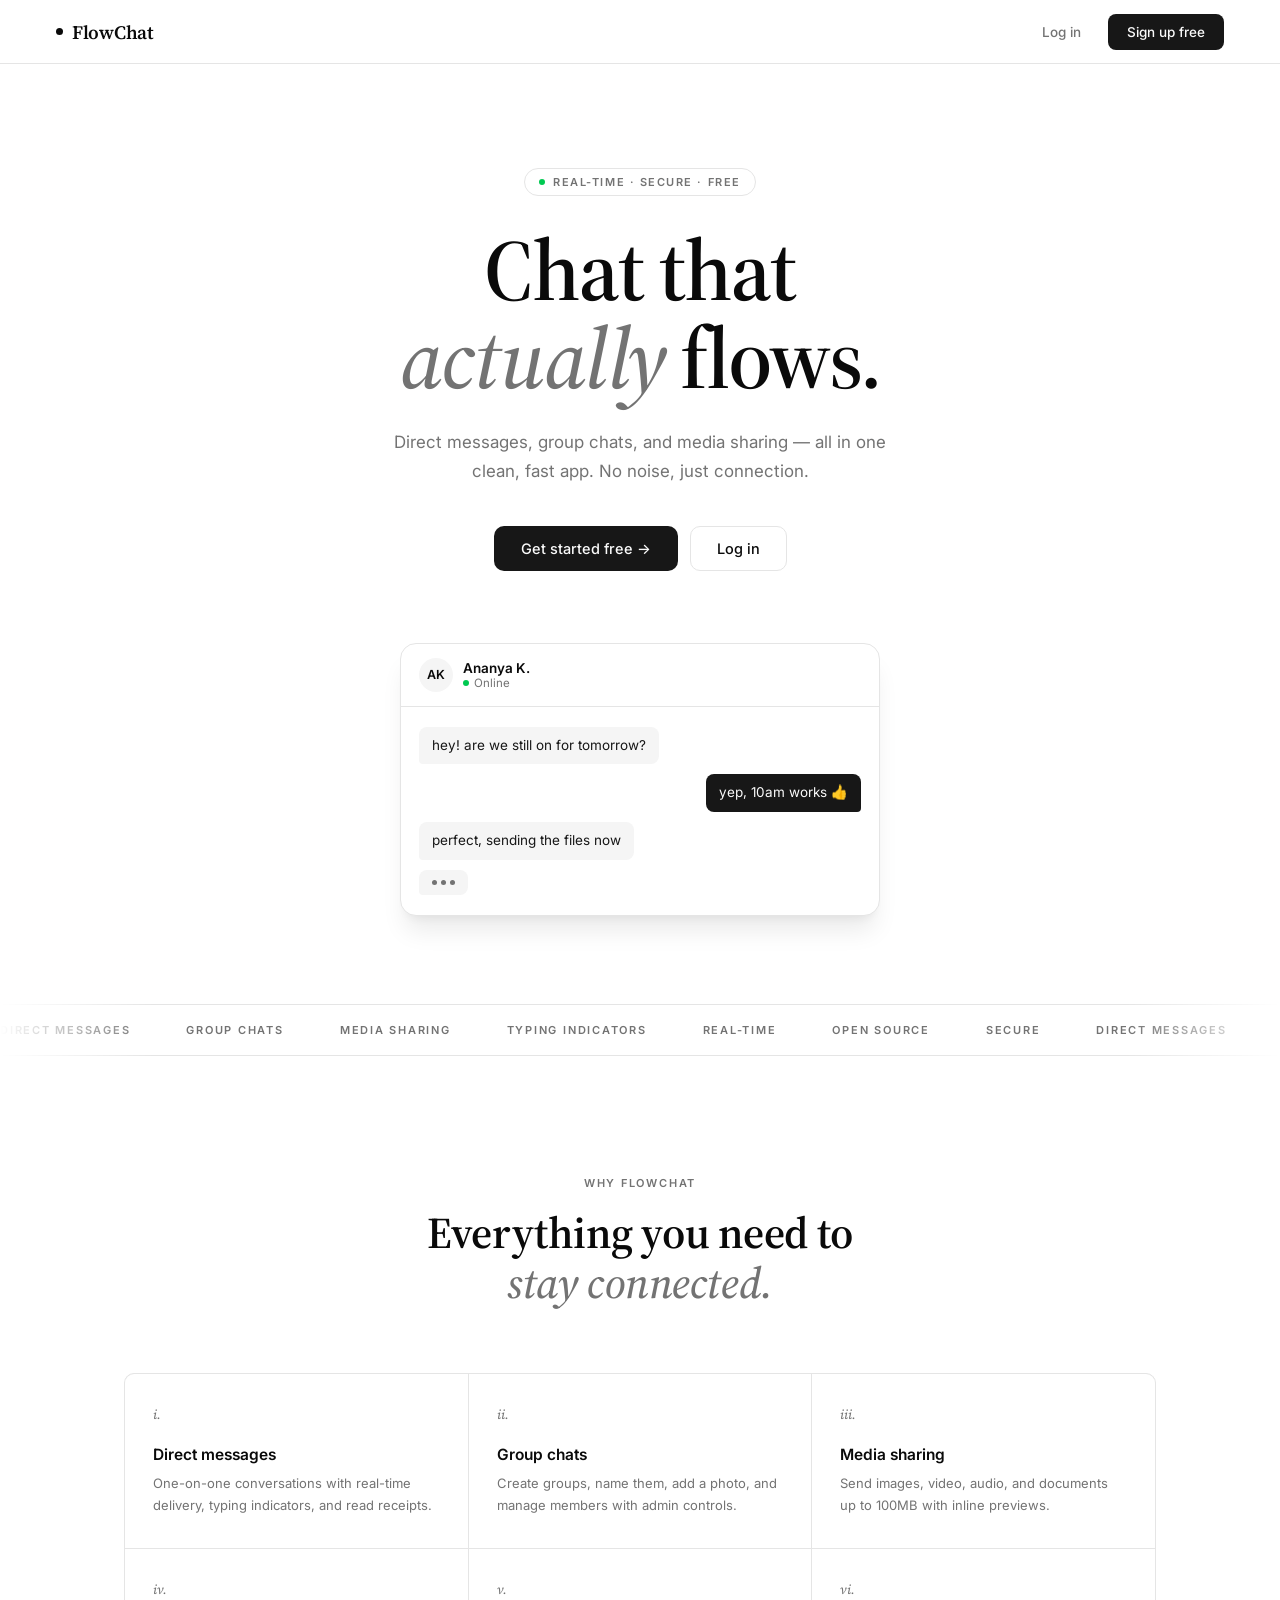
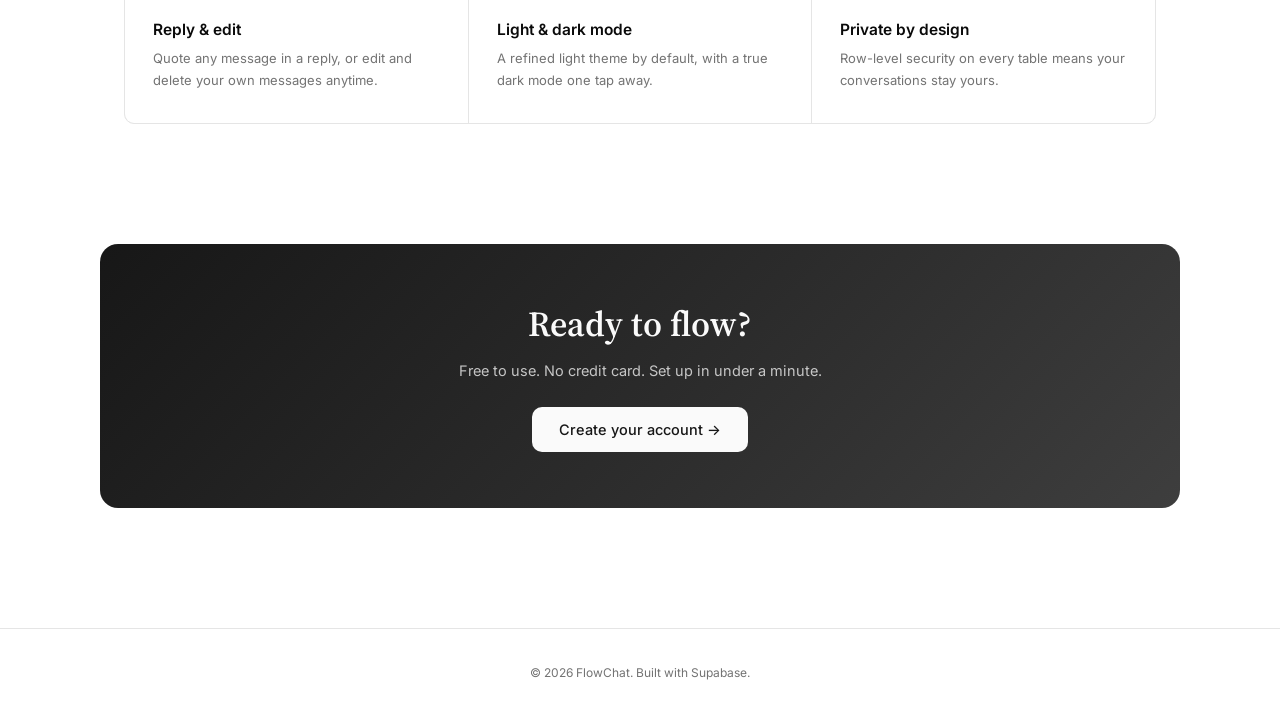
<file: index.html>
<!DOCTYPE html>
<html lang="en">
<head>
<meta charset="UTF-8">
<meta name="viewport" content="width=device-width, initial-scale=1.0">
<title>FlowChat — Messaging, Reimagined</title>
<link rel="preconnect" href="https://fonts.googleapis.com">
<link href="https://fonts.googleapis.com/css2?family=Inter:ital,wght@0,300;0,400;0,500;0,600;0,700;0,800;1,400&family=Source+Serif+4:ital,wght@0,500;0,600;1,500&display=swap" rel="stylesheet">
<link rel="stylesheet" href="assets/tokens.css">
<style>
  body { overflow-x: hidden; }

  /* ── NAV ── */
  nav {
    position: fixed; top: 0; left: 0; right: 0; z-index: 100;
    display: flex; align-items: center; justify-content: space-between;
    padding: 0 clamp(20px, 5vw, 56px); height: 64px;
    background: color-mix(in oklab, var(--background) 78%, transparent);
    backdrop-filter: blur(16px);
    border-bottom: 1px solid var(--border);
  }
  .nav-logo {
    font-family: 'Source Serif 4', serif;
    font-size: 19px; font-weight: 600; letter-spacing: -0.3px;
    display: flex; align-items: center; gap: 9px;
  }
  .nav-logo .dot { width: 7px; height: 7px; border-radius: 50%; background: var(--foreground); }
  .nav-cta { display: flex; gap: 8px; align-items: center; }

  .btn {
    padding: 9px 18px;
    border-radius: calc(var(--radius) - 2px);
    cursor: pointer;
    font-weight: 500;
    font-size: 13.5px;
    font-family: 'Inter', sans-serif;
    transition: .15s ease;
    text-decoration: none;
    display: inline-flex;
    align-items: center;
    justify-content: center;
    gap: 6px;
    border: 1px solid transparent;
    white-space: nowrap;
  }
  .btn-ghost { color: var(--muted-foreground); }
  .btn-ghost:hover { color: var(--foreground); background: var(--accent); }
  .btn-primary { background: var(--primary); color: var(--primary-foreground); }
  .btn-primary:hover { opacity: .88; }
  .btn-outline { border-color: var(--border); color: var(--foreground); }
  .btn-outline:hover { background: var(--accent); }
  .btn-lg { padding: 13px 26px; font-size: 14.5px; border-radius: var(--radius); }

  /* ── HERO ── */
  .hero {
    position: relative;
    padding: 168px 24px 88px;
    text-align: center;
    background-image: radial-gradient(circle at center, transparent 0%, var(--background) 100%);
  }
  .hero-eyebrow {
    display: inline-flex; align-items: center; gap: 8px;
    font-size: 11px; font-weight: 600; letter-spacing: 0.14em; text-transform: uppercase;
    color: var(--muted-foreground);
    padding: 6px 14px;
    border: 1px solid var(--border);
    border-radius: 999px;
    margin-bottom: 30px;
  }
  .hero-eyebrow .pulse {
    width: 6px; height: 6px; border-radius: 50%;
    background: var(--color-green-500);
    box-shadow: 0 0 0 0 color-mix(in oklab, var(--color-green-500) 60%, transparent);
    animation: pulse 2s infinite;
  }
  @keyframes pulse {
    0%   { box-shadow: 0 0 0 0 color-mix(in oklab, var(--color-green-500) 45%, transparent); }
    70%  { box-shadow: 0 0 0 7px transparent; }
    100% { box-shadow: 0 0 0 0 transparent; }
  }

  .hero h1 {
    font-family: 'Source Serif 4', serif;
    font-size: clamp(2.6rem, 7vw, 5.4rem);
    line-height: 1.02;
    font-weight: 600;
    letter-spacing: -0.02em;
    max-width: 850px;
    margin: 0 auto;
  }
  .hero h1 em { font-style: italic; color: var(--muted-foreground); font-weight: 500; }

  .hero p {
    margin: 26px auto 0;
    max-width: 540px;
    color: var(--muted-foreground);
    font-size: 1.06rem;
    line-height: 1.7;
  }

  .hero-btns {
    margin-top: 40px;
    display: flex; gap: 12px; justify-content: center; flex-wrap: wrap;
  }

  /* Conversation mock — the signature element */
  .mock {
    margin: 72px auto 0;
    max-width: 480px;
    background: var(--card);
    border: 1px solid var(--border);
    border-radius: calc(var(--radius) + 6px);
    box-shadow: 0 20px 25px -5px rgb(0 0 0 / 0.08), 0 8px 10px -6px rgb(0 0 0 / 0.06);
    overflow: hidden;
    text-align: left;
  }
  .mock-head {
    display: flex; align-items: center; gap: 10px;
    padding: 14px 18px;
    border-bottom: 1px solid var(--border);
  }
  .mock-avatar {
    width: 34px; height: 34px; border-radius: 50%;
    background: var(--secondary);
    display: flex; align-items: center; justify-content: center;
    font-size: 12.5px; font-weight: 600;
  }
  .mock-name { font-size: 13.5px; font-weight: 600; }
  .mock-status { font-size: 11.5px; color: var(--muted-foreground); display: flex; align-items: center; gap: 5px; }
  .mock-status .dot { width: 6px; height: 6px; border-radius: 50%; background: var(--color-green-500); }
  .mock-body { padding: 20px 18px; display: flex; flex-direction: column; gap: 10px; }
  .bubble {
    max-width: 75%;
    padding: 9px 13px;
    border-radius: calc(var(--radius) - 2px);
    font-size: 13.5px;
    line-height: 1.45;
    animation: rise .5s ease both;
  }
  .bubble.them { background: var(--secondary); color: var(--secondary-foreground); align-self: flex-start; border-bottom-left-radius: 4px; }
  .bubble.me   { background: var(--primary); color: var(--primary-foreground); align-self: flex-end; border-bottom-right-radius: 4px; }
  .bubble:nth-child(1) { animation-delay: .1s; }
  .bubble:nth-child(2) { animation-delay: .25s; }
  .bubble:nth-child(3) { animation-delay: .4s; }
  @keyframes rise { from { opacity: 0; transform: translateY(6px); } to { opacity: 1; transform: translateY(0); } }
  .mock-typing {
    align-self: flex-start;
    display: flex; gap: 4px;
    padding: 10px 13px;
    background: var(--secondary);
    border-radius: calc(var(--radius) - 2px);
    border-bottom-left-radius: 4px;
  }
  .mock-typing span {
    width: 5px; height: 5px; border-radius: 50%;
    background: var(--muted-foreground);
    animation: bounce 1.2s infinite;
  }
  .mock-typing span:nth-child(2) { animation-delay: .15s; }
  .mock-typing span:nth-child(3) { animation-delay: .3s; }
  @keyframes bounce { 0%,60%,100% { transform: translateY(0); opacity: .4; } 30% { transform: translateY(-3px); opacity: 1; } }

  /* ── MARQUEE ── */
  .marquee {
    overflow: hidden;
    padding: 18px 0;
    border-top: 1px solid var(--border);
    border-bottom: 1px solid var(--border);
    mask-image: linear-gradient(90deg, transparent, white 12%, white 88%, transparent);
  }
  .track {
    display: flex; gap: 56px; width: max-content;
    animation: scroll 24s linear infinite;
    color: var(--muted-foreground);
    font-size: 11px; font-weight: 600; letter-spacing: 0.16em; text-transform: uppercase;
  }
  @keyframes scroll { from { transform: translateX(0); } to { transform: translateX(-50%); } }

  /* ── FEATURES ── */
  .features {
    padding: 120px 24px;
    max-width: 1080px;
    margin: 0 auto;
  }
  .section-eyebrow {
    text-align: center;
    font-size: 11px; font-weight: 600; letter-spacing: 0.16em; text-transform: uppercase;
    color: var(--muted-foreground);
    margin-bottom: 18px;
  }
  .section-title {
    text-align: center;
    font-family: 'Source Serif 4', serif;
    font-size: clamp(1.8rem, 3.6vw, 2.75rem);
    font-weight: 600;
    letter-spacing: -0.01em;
    line-height: 1.15;
    margin-bottom: 64px;
  }
  .section-title em { font-style: italic; color: var(--muted-foreground); font-weight: 500; }

  .feature-grid {
    display: grid;
    grid-template-columns: repeat(auto-fit, minmax(290px, 1fr));
    gap: 1px;
    background: var(--border);
    border: 1px solid var(--border);
    border-radius: var(--radius);
    overflow: hidden;
  }
  .feature-card {
    background: var(--card);
    padding: 32px 28px;
    transition: background .15s;
  }
  .feature-card:hover { background: var(--accent); }
  .feature-num {
    font-family: 'Source Serif 4', serif;
    font-style: italic;
    font-size: 13px;
    color: var(--muted-foreground);
    margin-bottom: 22px;
  }
  .feature-title { font-size: 15.5px; font-weight: 600; margin-bottom: 8px; }
  .feature-desc { font-size: 13px; color: var(--muted-foreground); line-height: 1.7; }

  /* ── CTA STRIP ── */
  .cta-strip {
    margin: 0 24px 120px;
    max-width: 1080px;
    margin-inline: auto;
    padding: 56px 40px;
    border-radius: calc(var(--radius) + 8px);
    background: linear-gradient(135deg, var(--primary), color-mix(in oklab, var(--primary) 80%, var(--background)));
    color: var(--primary-foreground);
    text-align: center;
  }
  .cta-strip h2 {
    font-family: 'Source Serif 4', serif;
    font-size: clamp(1.6rem, 3vw, 2.2rem);
    font-weight: 600;
    margin-bottom: 14px;
  }
  .cta-strip p { opacity: .75; font-size: 14.5px; margin-bottom: 28px; }
  .cta-strip .btn-primary { background: var(--primary-foreground); color: var(--primary); }

  footer {
    text-align: center;
    padding: 36px 24px;
    color: var(--muted-foreground);
    font-size: 12px;
    border-top: 1px solid var(--border);
  }

  @media (max-width: 640px) {
    .hero { padding-top: 132px; }
    .features { padding: 88px 20px; }
  }
</style>
</head>
<body>

<nav>
  <div class="nav-logo"><span class="dot"></span>FlowChat</div>
  <div class="nav-cta">
    <a href="login.html" class="btn btn-ghost">Log in</a>
    <a href="login.html#register" class="btn btn-primary">Sign up free</a>
  </div>
</nav>

<section class="hero">
  <div class="hero-eyebrow"><span class="pulse"></span>Real-time · Secure · Free</div>
  <h1>Chat that<br><em>actually</em> flows.</h1>
  <p>Direct messages, group chats, and media sharing — all in one clean, fast app. No noise, just connection.</p>
  <div class="hero-btns">
    <a href="login.html#register" class="btn btn-primary btn-lg">Get started free →</a>
    <a href="login.html" class="btn btn-outline btn-lg">Log in</a>
  </div>

  <div class="mock">
    <div class="mock-head">
      <div class="mock-avatar">AK</div>
      <div>
        <div class="mock-name">Ananya K.</div>
        <div class="mock-status"><span class="dot"></span>Online</div>
      </div>
    </div>
    <div class="mock-body">
      <div class="bubble them">hey! are we still on for tomorrow?</div>
      <div class="bubble me">yep, 10am works 👍</div>
      <div class="bubble them">perfect, sending the files now</div>
      <div class="mock-typing"><span></span><span></span><span></span></div>
    </div>
  </div>
</section>

<div class="marquee">
  <div class="track">
    <span>Direct Messages</span><span>Group Chats</span><span>Media Sharing</span>
    <span>Typing Indicators</span><span>Real-Time</span><span>Open Source</span><span>Secure</span>
    <span>Direct Messages</span><span>Group Chats</span><span>Media Sharing</span>
    <span>Typing Indicators</span><span>Real-Time</span><span>Open Source</span><span>Secure</span>
  </div>
</div>

<section class="features">
  <p class="section-eyebrow">Why FlowChat</p>
  <h2 class="section-title">Everything you need to<br><em>stay connected.</em></h2>

  <div class="feature-grid">
    <div class="feature-card">
      <div class="feature-num">i.</div>
      <div class="feature-title">Direct messages</div>
      <div class="feature-desc">One-on-one conversations with real-time delivery, typing indicators, and read receipts.</div>
    </div>
    <div class="feature-card">
      <div class="feature-num">ii.</div>
      <div class="feature-title">Group chats</div>
      <div class="feature-desc">Create groups, name them, add a photo, and manage members with admin controls.</div>
    </div>
    <div class="feature-card">
      <div class="feature-num">iii.</div>
      <div class="feature-title">Media sharing</div>
      <div class="feature-desc">Send images, video, audio, and documents up to 100MB with inline previews.</div>
    </div>
    <div class="feature-card">
      <div class="feature-num">iv.</div>
      <div class="feature-title">Reply &amp; edit</div>
      <div class="feature-desc">Quote any message in a reply, or edit and delete your own messages anytime.</div>
    </div>
    <div class="feature-card">
      <div class="feature-num">v.</div>
      <div class="feature-title">Light &amp; dark mode</div>
      <div class="feature-desc">A refined light theme by default, with a true dark mode one tap away.</div>
    </div>
    <div class="feature-card">
      <div class="feature-num">vi.</div>
      <div class="feature-title">Private by design</div>
      <div class="feature-desc">Row-level security on every table means your conversations stay yours.</div>
    </div>
  </div>
</section>

<section class="cta-strip">
  <h2>Ready to flow?</h2>
  <p>Free to use. No credit card. Set up in under a minute.</p>
  <a href="login.html#register" class="btn btn-primary btn-lg">Create your account →</a>
</section>

<footer>© 2026 FlowChat. Built with Supabase.</footer>

</body>
</html>
</file>
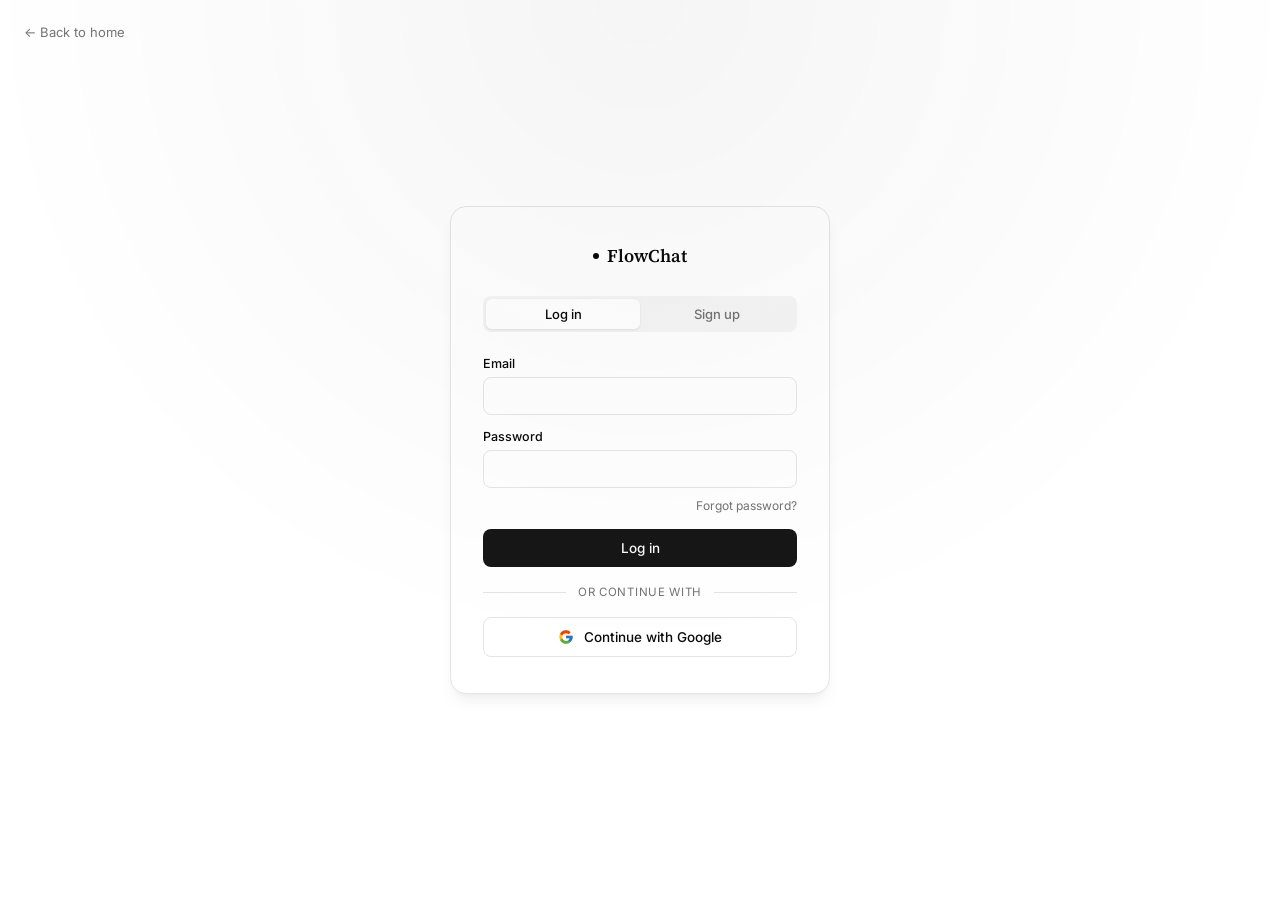
<file: login.html>
<!DOCTYPE html>
<html lang="en">
<head>
<meta charset="UTF-8">
<meta name="viewport" content="width=device-width, initial-scale=1.0">
<title>Log in — FlowChat</title>
<link rel="preconnect" href="https://fonts.googleapis.com">
<link href="https://fonts.googleapis.com/css2?family=Inter:ital,wght@0,400;0,500;0,600;0,700&family=Source+Serif+4:ital,wght@0,600;1,500&display=swap" rel="stylesheet">
<link rel="stylesheet" href="assets/tokens.css">
<style>
  body {
    min-height: 100vh;
    display: flex;
    align-items: center;
    justify-content: center;
    padding: 24px;
    position: relative;
  }
  body::before {
    content: '';
    position: fixed; inset: 0;
    background-image: radial-gradient(circle at 50% 0%, color-mix(in oklab, var(--foreground) 4%, transparent), transparent 60%);
    pointer-events: none;
  }

  .back-link {
    position: fixed; top: 24px; left: 24px;
    font-size: 13px; color: var(--muted-foreground);
    display: flex; align-items: center; gap: 6px;
    text-decoration: none;
  }
  .back-link:hover { color: var(--foreground); }

  .auth-card {
    width: 100%; max-width: 380px;
    background: var(--card);
    border: 1px solid var(--border);
    border-radius: calc(var(--radius) + 6px);
    box-shadow: 0 10px 15px -3px rgb(0 0 0 / 0.06), 0 4px 6px -4px rgb(0 0 0 / 0.04);
    padding: 36px 32px;
  }
  .auth-logo {
    font-family: 'Source Serif 4', serif;
    font-size: 18px; font-weight: 600;
    display: flex; align-items: center; gap: 8px;
    justify-content: center;
    margin-bottom: 28px;
  }
  .auth-logo .dot { width: 6px; height: 6px; border-radius: 50%; background: var(--foreground); }

  .auth-title { font-size: 20px; font-weight: 600; text-align: center; margin-bottom: 6px; }
  .auth-sub { font-size: 13px; color: var(--muted-foreground); text-align: center; margin-bottom: 26px; }

  .tabs {
    display: flex;
    background: var(--muted);
    border-radius: calc(var(--radius) - 2px);
    padding: 3px;
    margin-bottom: 24px;
  }
  .tab {
    flex: 1; text-align: center;
    padding: 7px 0;
    font-size: 13px; font-weight: 500;
    color: var(--muted-foreground);
    border-radius: calc(var(--radius) - 4px);
    cursor: pointer;
    transition: .15s;
  }
  .tab.active { background: var(--card); color: var(--foreground); box-shadow: 0 1px 3px rgb(0 0 0 / .08); }

  .field { margin-bottom: 14px; }
  .field label { display: block; font-size: 12.5px; font-weight: 500; margin-bottom: 6px; color: var(--foreground); }
  .field input {
    width: 100%;
    padding: 10px 13px;
    border: 1px solid var(--input);
    border-radius: calc(var(--radius) - 2px);
    background: var(--background);
    font-size: 13.5px;
    outline: none;
    transition: border-color .15s;
  }
  .field input:focus { border-color: var(--ring); }

  .btn {
    width: 100%;
    padding: 11px 0;
    border-radius: calc(var(--radius) - 2px);
    border: none;
    cursor: pointer;
    font-weight: 500;
    font-size: 13.5px;
    font-family: inherit;
    transition: .15s;
    display: flex; align-items: center; justify-content: center; gap: 8px;
  }
  .btn-primary { background: var(--primary); color: var(--primary-foreground); margin-top: 6px; }
  .btn-primary:hover { opacity: .88; }
  .btn-primary:disabled { opacity: .5; cursor: default; }
  .btn-outline { background: var(--background); color: var(--foreground); border: 1px solid var(--border); }
  .btn-outline:hover { background: var(--accent); }

  .divider { display: flex; align-items: center; gap: 12px; margin: 18px 0; color: var(--muted-foreground); font-size: 11.5px; text-transform: uppercase; letter-spacing: .06em; }
  .divider::before, .divider::after { content: ''; flex: 1; height: 1px; background: var(--border); }

  .forgot-link { display: block; text-align: right; font-size: 12px; color: var(--muted-foreground); margin: -4px 0 16px; cursor: pointer; }
  .forgot-link:hover { color: var(--foreground); }

  .msg {
    font-size: 12.5px;
    padding: 9px 12px;
    border-radius: calc(var(--radius) - 4px);
    margin-bottom: 14px;
    display: none;
  }
  .msg.show { display: block; }
  .msg.error { background: color-mix(in oklab, var(--destructive) 12%, transparent); color: var(--destructive); }
  .msg.success { background: color-mix(in oklab, var(--color-green-500) 14%, transparent); color: color-mix(in oklab, var(--color-green-500) 70%, var(--foreground)); }

  .panel { display: none; }
  .panel.active { display: block; }

  .spinner {
    width: 14px; height: 14px;
    border: 2px solid color-mix(in oklab, var(--primary-foreground) 30%, transparent);
    border-top-color: var(--primary-foreground);
    border-radius: 50%;
    animation: spin .6s linear infinite;
  }
  @keyframes spin { to { transform: rotate(360deg); } }
</style>
</head>
<body>

<a href="index.html" class="back-link">← Back to home</a>

<div class="auth-card">
  <div class="auth-logo"><span class="dot"></span>FlowChat</div>

  <div class="tabs">
    <div class="tab active" data-tab="login" onclick="switchTab('login')">Log in</div>
    <div class="tab" data-tab="register" onclick="switchTab('register')">Sign up</div>
  </div>

  <div id="msg-box" class="msg"></div>

  <!-- LOGIN PANEL -->
  <div class="panel active" id="panel-login">
    <form id="login-form" onsubmit="return false;">
      <div class="field">
        <label>Email</label>
        <input type="email" id="login-email" autocomplete="email" required>
      </div>
      <div class="field">
        <label>Password</label>
        <input type="password" id="login-password" autocomplete="current-password" required>
      </div>
      <span class="forgot-link" onclick="handleForgotPassword()">Forgot password?</span>
      <button class="btn btn-primary" id="login-btn" onclick="handleLogin()">Log in</button>
    </form>
  </div>

  <!-- REGISTER PANEL -->
  <div class="panel" id="panel-register">
    <form id="register-form" onsubmit="return false;">
      <div class="field">
        <label>Name</label>
        <input type="text" id="reg-name" autocomplete="name" required>
      </div>
      <div class="field">
        <label>Email</label>
        <input type="email" id="reg-email" autocomplete="email" required>
      </div>
      <div class="field">
        <label>Password</label>
        <input type="password" id="reg-password" autocomplete="new-password" minlength="6" required>
      </div>
      <button class="btn btn-primary" id="register-btn" onclick="handleRegister()">Create account</button>
    </form>
  </div>

  <div class="divider">or continue with</div>

  <button class="btn btn-outline" id="google-btn" onclick="handleGoogleLogin()" style="gap:10px;">
    <svg width="16" height="16" viewBox="0 0 48 48">
      <path fill="#FFC107" d="M43.6 20.5H42V20H24v8h11.3C33.7 32.6 29.3 36 24 36c-6.6 0-12-5.4-12-12s5.4-12 12-12c3.1 0 5.8 1.1 8 3l5.7-5.7C34.6 6.1 29.6 4 24 4 12.9 4 4 12.9 4 24s8.9 20 20 20 20-8.9 20-20c0-1.3-.1-2.7-.4-3.5z"/>
      <path fill="#FF3D00" d="M6.3 14.7l6.6 4.8C14.5 16 18.9 13 24 13c3.1 0 5.8 1.1 8 3l5.7-5.7C34.6 6.1 29.6 4 24 4 16.3 4 9.7 8.3 6.3 14.7z"/>
      <path fill="#4CAF50" d="M24 44c5.2 0 10.1-2 13.7-5.2l-6.3-5.3C29.3 35.4 26.8 36 24 36c-5.2 0-9.6-3.3-11.3-8l-6.5 5C9.6 39.6 16.3 44 24 44z"/>
      <path fill="#1976D2" d="M43.6 20.5H42V20H24v8h11.3c-.8 2.3-2.3 4.3-4.2 5.7l6.3 5.3C39.9 36.5 44 31 44 24c0-1.3-.1-2.7-.4-3.5z"/>
    </svg>
    Continue with Google
  </button>
</div>

<script type="module">
  import { supabase } from "./supabase-client.js";

  // ── Tab switching ──────────────────────────────────────────────
  window.switchTab = function(tab) {
    document.querySelectorAll(".tab").forEach(t => t.classList.toggle("active", t.dataset.tab === tab));
    document.querySelectorAll(".panel").forEach(p => p.classList.remove("active"));
    document.getElementById("panel-" + tab).classList.add("active");
    hideMsg();
  };
  if (location.hash === "#register") switchTab("register");

  // ── Message helper ────────────────────────────────────────────
  function showMsg(text, type) {
    const box = document.getElementById("msg-box");
    box.textContent = text;
    box.className = "msg show " + type;
  }
  function hideMsg() {
    document.getElementById("msg-box").classList.remove("show");
  }

  function setLoading(btnId, loading, label) {
    const btn = document.getElementById(btnId);
    btn.disabled = loading;
    btn.innerHTML = loading ? `<span class="spinner"></span>` : label;
  }

  // ── Redirect if already logged in ───────────────────────────────
  // onAuthStateChanged-equivalent: getSession() resolves from local
  // storage almost instantly, so there's no flash-then-bounce issue
  // like the old Firebase version had.
  supabase.auth.getSession().then(({ data: { session } }) => {
    if (session) location.href = "chat.html";
  });

  // ── Google login ──────────────────────────────────────────────
  window.handleGoogleLogin = async function() {
    hideMsg();
    const { error } = await supabase.auth.signInWithOAuth({
      provider: "google",
      options: {
        // Send the user straight back to the chat screen after Google
        // redirects back to us — Supabase appends the session tokens
        // to this URL automatically.
        redirectTo: location.origin + location.pathname.replace("login.html", "chat.html")
      }
    });
    if (error) showMsg(error.message, "error");
    // No need to redirect manually on success — signInWithOAuth navigates
    // the whole page to Google, then back to redirectTo once approved.
  };

  // ── Login ────────────────────────────────────────────────────────
  window.handleLogin = async function() {
    hideMsg();
    const email = document.getElementById("login-email").value.trim();
    const password = document.getElementById("login-password").value;
    if (!email || !password) { showMsg("Enter your email and password.", "error"); return; }

    setLoading("login-btn", true);
    const { error } = await supabase.auth.signInWithPassword({ email, password });
    setLoading("login-btn", false, "Log in");

    if (error) { showMsg(error.message, "error"); return; }
    location.href = "chat.html";
  };

  // ── Register ─────────────────────────────────────────────────────
  window.handleRegister = async function() {
    hideMsg();
    const name = document.getElementById("reg-name").value.trim();
    const email = document.getElementById("reg-email").value.trim();
    const password = document.getElementById("reg-password").value;
    if (!name || !email || !password) { showMsg("Fill in all fields.", "error"); return; }
    if (password.length < 6) { showMsg("Password must be at least 6 characters.", "error"); return; }

    setLoading("register-btn", true);
    // `name` goes into raw_user_meta_data — the handle_new_user() trigger
    // in supabase-schema.sql reads it to populate profiles.name.
    const { data, error } = await supabase.auth.signUp({
      email, password,
      options: { data: { name } }
    });
    setLoading("register-btn", false, "Create account");

    if (error) { showMsg(error.message, "error"); return; }

    // If email confirmation is required (default Supabase setting),
    // there's no session yet — tell the user to check their inbox.
    if (!data.session) {
      showMsg("Account created! Check your email to confirm, then log in.", "success");
      switchTab("login");
      return;
    }
    location.href = "chat.html";
  };

  // ── Forgot password ──────────────────────────────────────────────
  window.handleForgotPassword = async function() {
    hideMsg();
    const email = document.getElementById("login-email").value.trim();
    if (!email) { showMsg("Enter your email above first, then click 'Forgot password?'", "error"); return; }

    const { error } = await supabase.auth.resetPasswordForEmail(email, {
      redirectTo: location.origin + location.pathname.replace("login.html", "chat.html")
    });
    if (error) { showMsg(error.message, "error"); return; }
    showMsg("Password reset email sent — check your inbox.", "success");
  };
</script>
</body>
</html>
</file>
<file: assets/tokens.css>
/* ================================================================
   FlowChat — Design Tokens (shadcn/ui style system)
   Extracted from the Tailwind v4 build the user provided.
   Single source of truth for color, radius, and shadow across
   index.html, login.html, and chat.html.
================================================================ */

:root {
  --radius: 0.625rem;

  --background: oklch(100% 0 0);
  --foreground: oklch(14.5% 0 0);

  --card: oklch(100% 0 0);
  --card-foreground: oklch(14.5% 0 0);

  --popover: oklch(100% 0 0);
  --popover-foreground: oklch(14.5% 0 0);

  --primary: oklch(20.5% 0 0);
  --primary-foreground: oklch(98.5% 0 0);

  --secondary: oklch(97% 0 0);
  --secondary-foreground: oklch(20.5% 0 0);

  --muted: oklch(97% 0 0);
  --muted-foreground: oklch(55.6% 0 0);

  --accent: oklch(97% 0 0);
  --accent-foreground: oklch(20.5% 0 0);

  --destructive: oklch(57.7% 0.245 27.325);

  --border: oklch(92.2% 0 0);
  --input: oklch(92.2% 0 0);
  --ring: oklch(70.8% 0 0);

  --chart-1: oklch(64.6% 0.222 41.116);
  --chart-2: oklch(60% 0.118 184.704);
  --chart-3: oklch(39.8% 0.07 227.392);
  --chart-4: oklch(82.8% 0.189 84.429);
  --chart-5: oklch(76.9% 0.188 70.08);

  --sidebar: oklch(98.5% 0 0);
  --sidebar-foreground: oklch(14.5% 0 0);
  --sidebar-primary: oklch(20.5% 0 0);
  --sidebar-primary-foreground: oklch(98.5% 0 0);
  --sidebar-accent: oklch(97% 0 0);
  --sidebar-accent-foreground: oklch(20.5% 0 0);
  --sidebar-border: oklch(92.2% 0 0);
  --sidebar-ring: oklch(70.8% 0 0);

  /* Status colors, used across presence dots & badges */
  --color-green-500: oklch(72.3% 0.219 149.579);
  --color-red-500: oklch(63.7% 0.237 25.331);
  --color-yellow-600: oklch(68.1% 0.162 75.834);
  --color-gray-400: oklch(70.7% 0.022 261.325);
}

.dark {
  --background: oklch(14.5% 0 0);
  --foreground: oklch(98.5% 0 0);

  --card: oklch(20.5% 0 0);
  --card-foreground: oklch(98.5% 0 0);

  --popover: oklch(20.5% 0 0);
  --popover-foreground: oklch(98.5% 0 0);

  --primary: oklch(92.2% 0 0);
  --primary-foreground: oklch(20.5% 0 0);

  --secondary: oklch(26.9% 0 0);
  --secondary-foreground: oklch(98.5% 0 0);

  --muted: oklch(26.9% 0 0);
  --muted-foreground: oklch(70.8% 0 0);

  --accent: oklch(26.9% 0 0);
  --accent-foreground: oklch(98.5% 0 0);

  --destructive: oklch(70.4% 0.191 22.216);

  --border: oklch(100% 0 0 / .1);
  --input: oklch(100% 0 0 / .15);
  --ring: oklch(55.6% 0 0);

  --chart-1: oklch(48.8% 0.243 264.376);
  --chart-2: oklch(69.6% 0.17 162.48);
  --chart-3: oklch(76.9% 0.188 70.08);
  --chart-4: oklch(62.7% 0.265 303.9);
  --chart-5: oklch(64.5% 0.246 16.439);

  --sidebar: oklch(20.5% 0 0);
  --sidebar-foreground: oklch(98.5% 0 0);
  --sidebar-primary: oklch(48.8% 0.243 264.376);
  --sidebar-primary-foreground: oklch(98.5% 0 0);
  --sidebar-accent: oklch(26.9% 0 0);
  --sidebar-accent-foreground: oklch(98.5% 0 0);
  --sidebar-border: oklch(100% 0 0 / .1);
  --sidebar-ring: oklch(55.6% 0 0);
}

/* ── Base reset (mirrors Tailwind preflight, scoped to this app) ── */
* { margin: 0; padding: 0; box-sizing: border-box; }
html { -webkit-text-size-adjust: 100%; }
body {
  background-color: var(--background);
  color: var(--foreground);
  font-family: 'Inter', ui-sans-serif, system-ui, -apple-system, sans-serif;
  -webkit-font-smoothing: antialiased;
}
img, video { max-width: 100%; height: auto; display: block; }
button, input, select, textarea {
  font: inherit;
  color: inherit;
  background-color: transparent;
  border-radius: 0;
}
a { color: inherit; text-decoration: inherit; }
::placeholder { color: var(--muted-foreground); opacity: 1; }

/* ── Shared utility classes used across pages ── */
.radius-sm { border-radius: calc(var(--radius) - 4px); }
.radius-md { border-radius: calc(var(--radius) - 2px); }
.radius-lg { border-radius: var(--radius); }
.radius-xl { border-radius: calc(var(--radius) + 4px); }

.shadow-sm { box-shadow: 0 1px 3px 0 rgb(0 0 0 / 0.10), 0 1px 2px -1px rgb(0 0 0 / 0.10); }
.shadow-md { box-shadow: 0 4px 6px -1px rgb(0 0 0 / 0.10), 0 2px 4px -2px rgb(0 0 0 / 0.10); }
.shadow-lg { box-shadow: 0 10px 15px -3px rgb(0 0 0 / 0.10), 0 4px 6px -4px rgb(0 0 0 / 0.10); }
.shadow-xl { box-shadow: 0 20px 25px -5px rgb(0 0 0 / 0.10), 0 8px 10px -6px rgb(0 0 0 / 0.10); }

/* Status dot colors */
.status-online  { background-color: var(--color-green-500); }
.status-offline { background-color: var(--color-gray-400); }
</file>
